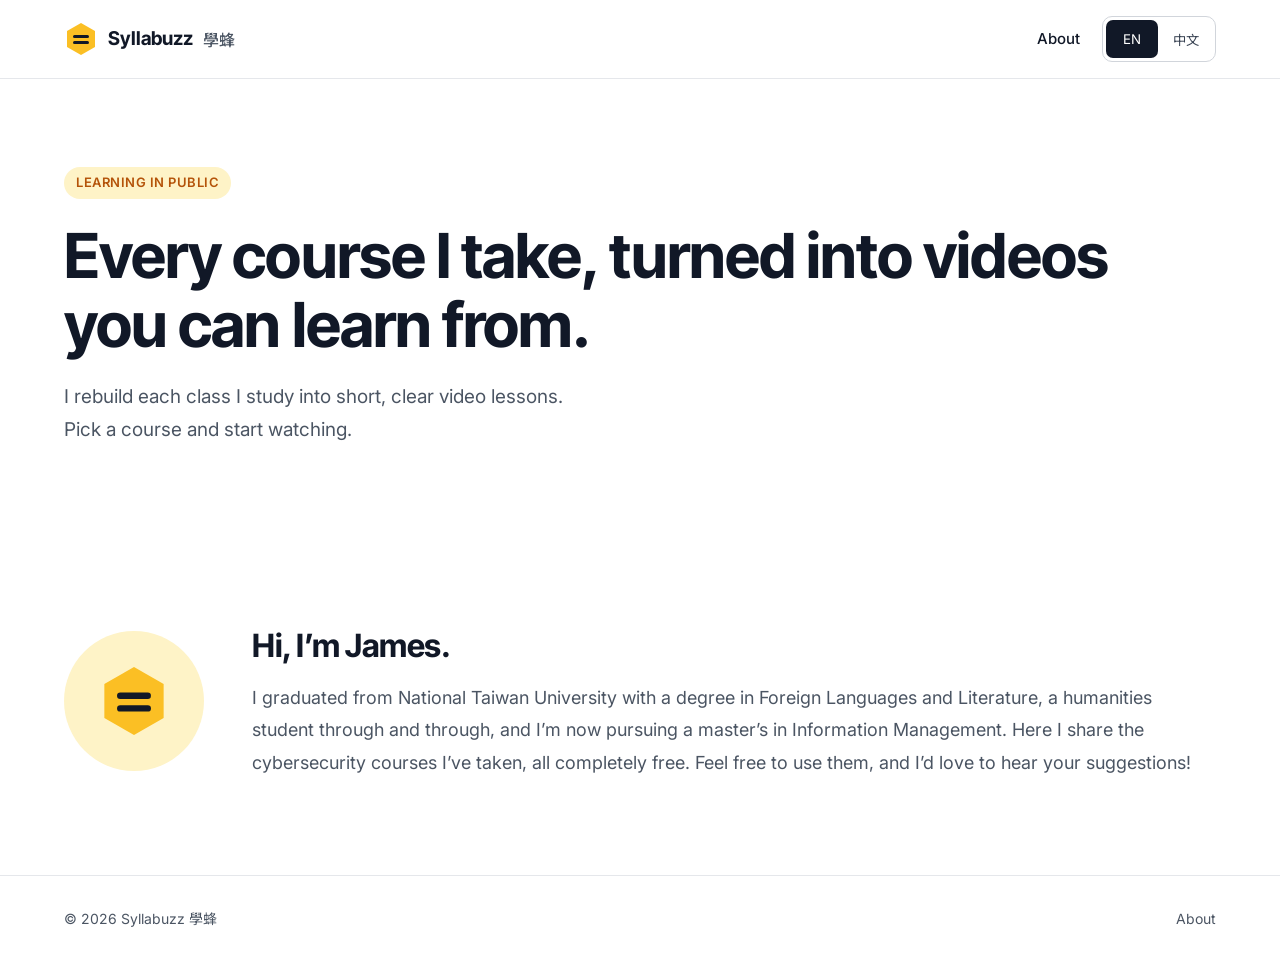
<file: index.html>
<!doctype html>
<html lang="en">
<head>
<meta charset="utf-8">
<meta name="viewport" content="width=device-width, initial-scale=1">
<title>Syllabuzz 學蜂</title>
<meta name="description" content="Courses I take, turned into short video lessons. 我修過的課，變成你看得懂的影片。">
<link rel="icon" href="assets/logo.svg" type="image/svg+xml">
<link rel="preconnect" href="https://fonts.googleapis.com">
<link rel="preconnect" href="https://fonts.gstatic.com" crossorigin>
<link href="https://fonts.googleapis.com/css2?family=Inter:wght@400;500;600&family=Inter+Tight:wght@600;700&family=Noto+Sans+TC:wght@400;500;700&display=swap" rel="stylesheet">
<link rel="stylesheet" href="assets/style.css">
<script src="assets/app.js" defer></script>
</head>
<body>

<header class="nav">
  <div class="wrap">
    <a class="brand" href="index.html"><img src="assets/logo.svg" width="34" height="34" alt="">Syllabuzz <small lang="zh-Hant">學蜂</small></a>
    <nav class="links" aria-label="Main">
      <a href="#about" data-i18n="navAbout">About</a>
      <div class="lang" role="group" aria-label="Language">
        <button type="button" data-lang="en" aria-pressed="true">EN</button>
        <button type="button" data-lang="zh" aria-pressed="false">中文</button>
      </div>
    </nav>
  </div>
</header>

<main>
  <section class="wrap hero" id="top">
    <div class="hero-text">
      <span class="tag" data-i18n="tag">Learning in public</span>
      <h1 data-i18n="heroTitle">Every course I take, turned into videos you can learn from.</h1>
      <p class="lead" data-i18n="heroBody">I rebuild each class I study into short, clear video lessons.</p>
    </div>
  </section>

  <section class="block" id="about">
    <div class="wrap about">
      <div class="avatar" aria-hidden="true"><img src="assets/logo.svg" width="72" height="72" alt=""></div>
      <div class="text">
        <h2 data-i18n="aboutTitle">Hi, I'm James.</h2>
        <p data-i18n="aboutBody"></p>
      </div>
    </div>
  </section>
</main>

<footer>
  <div class="wrap">
    <span>© <span id="year">2026</span> Syllabuzz 學蜂</span>
    <nav aria-label="Footer"><a href="#about" data-i18n="navAbout">About</a></nav>
  </div>
</footer>
</body>
</html>
</file>
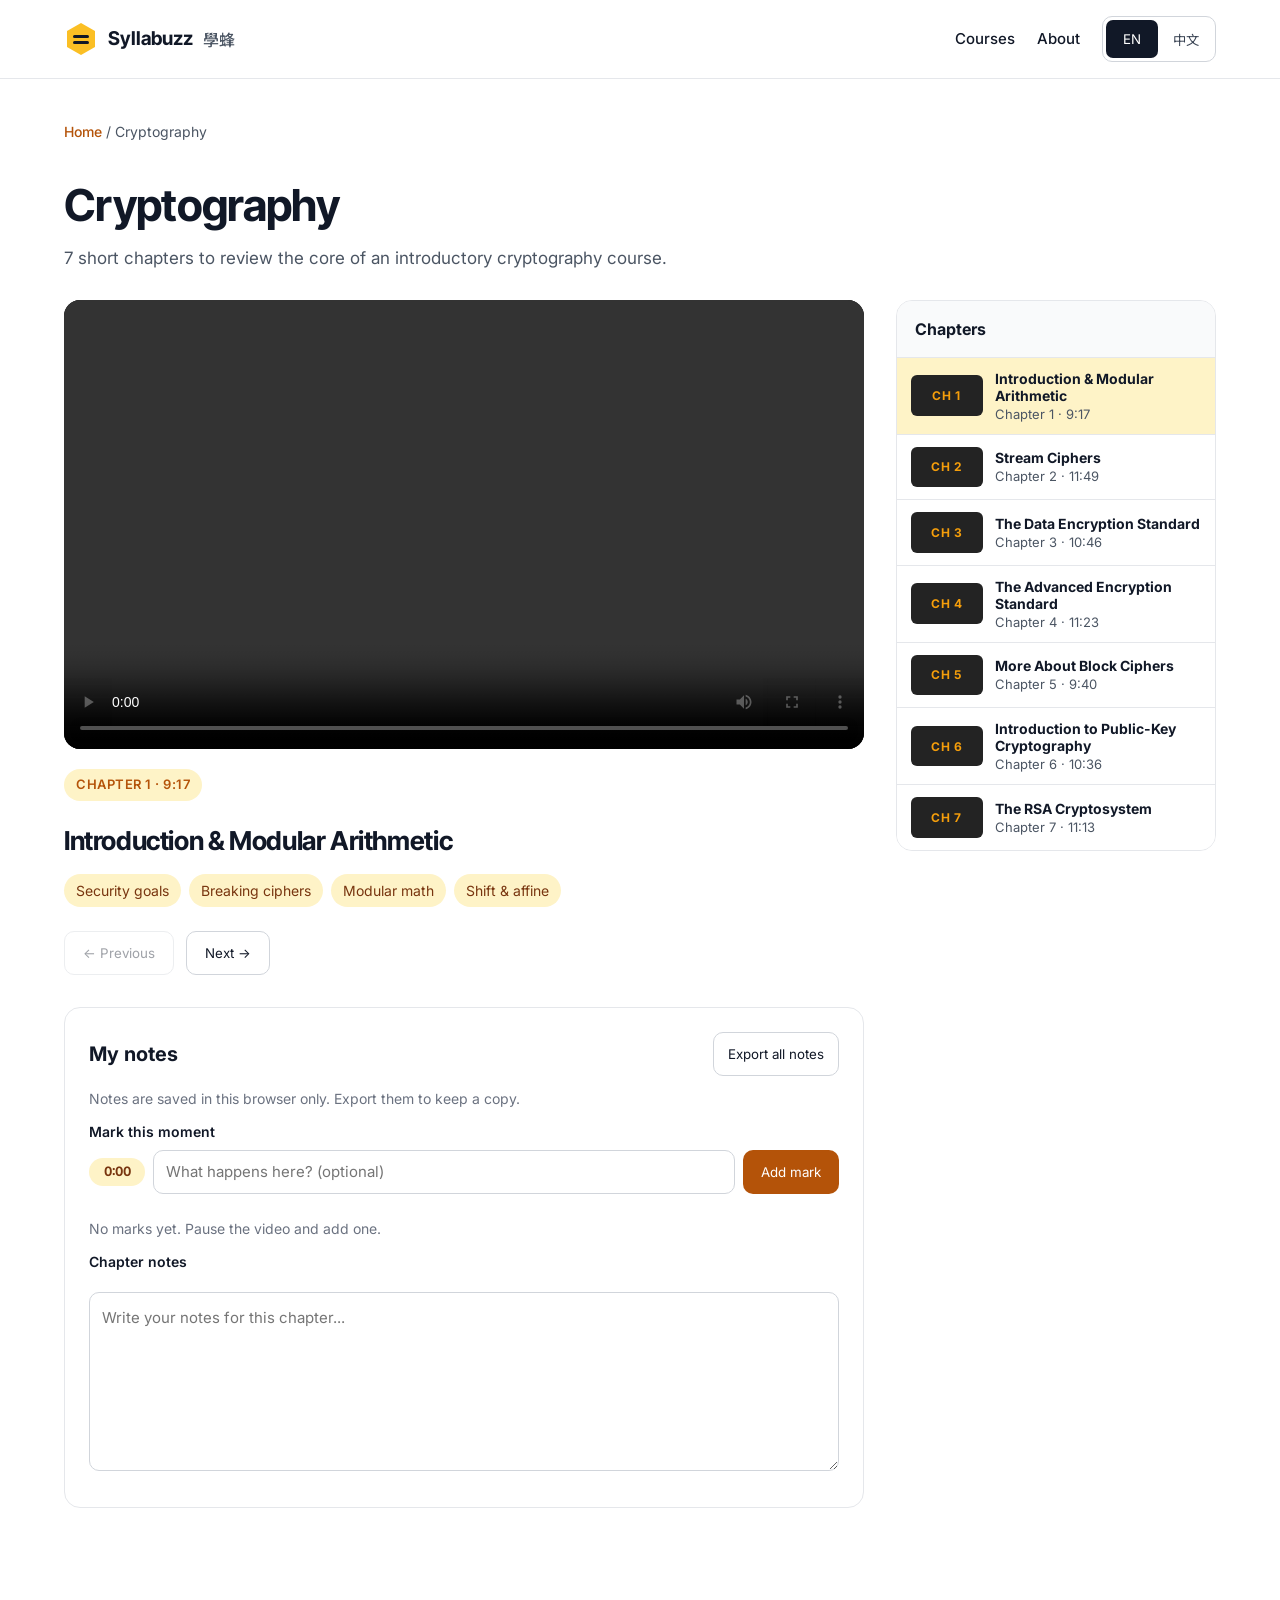
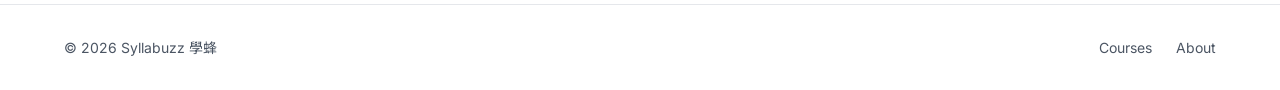
<file: cryptography.html>
<!doctype html>
<html lang="en">
<head>
<meta charset="utf-8">
<meta name="viewport" content="width=device-width, initial-scale=1">
<title>Cryptography · Syllabuzz 學蜂</title>
<link rel="icon" href="assets/logo.svg" type="image/svg+xml">
<link rel="preconnect" href="https://fonts.googleapis.com">
<link rel="preconnect" href="https://fonts.gstatic.com" crossorigin>
<link href="https://fonts.googleapis.com/css2?family=Inter:wght@400;500;600&family=Inter+Tight:wght@600;700&family=Noto+Sans+TC:wght@400;500;700&display=swap" rel="stylesheet">
<link rel="stylesheet" href="assets/style.css">
<script src="assets/app.js" defer></script>
</head>
<body data-course="cryptography">

<header class="nav">
  <div class="wrap">
    <a class="brand" href="index.html"><img src="assets/logo.svg" width="34" height="34" alt="">Syllabuzz <small lang="zh-Hant">學蜂</small></a>
    <nav class="links" aria-label="Main">
      <a href="index.html#courses" data-i18n="navCourses">Courses</a>
      <a href="index.html#about" data-i18n="navAbout">About</a>
      <div class="lang" role="group" aria-label="Language">
        <button type="button" data-lang="en" aria-pressed="true">EN</button>
        <button type="button" data-lang="zh" aria-pressed="false">中文</button>
      </div>
    </nav>
  </div>
</header>

<main class="wrap">
  <p class="crumb"><a href="index.html" data-i18n="home">Home</a> / <span id="crumb-title">Cryptography</span></p>
  <div class="course-head">
    <h1 id="course-title">Cryptography</h1>
    <p data-i18n="courseIntro"></p>
  </div>

  <div class="player-layout">
    <div class="player">
      <video id="player" controls preload="metadata" playsinline></video>
      <div class="now">
        <span class="tag" id="now-label" style="display:inline-block;margin-top:20px">Chapter 1</span>
        <h2 id="now-title"></h2>
        <ul class="topics" id="topics"></ul>
      </div>
      <div class="pager">
        <button type="button" id="prev" data-i18n="prev">← Previous</button>
        <button type="button" id="next" data-i18n="next">Next →</button>
      </div>

      <section class="notes" aria-labelledby="notes-title">
        <div class="notes-head">
          <h3 id="notes-title" data-i18n="notesTitle">My notes</h3>
          <button type="button" id="export" class="link-btn" data-i18n="export">Export all notes</button>
        </div>
        <p class="hint" data-i18n="notesHint">Notes are saved in this browser only.</p>

        <form id="mark-form" class="mark-form">
          <label for="mark-note" data-i18n="markLabel">Mark this moment</label>
          <div class="mark-row">
            <span class="time-pill" id="mark-time">0:00</span>
            <input id="mark-note" type="text" autocomplete="off" data-i18n-ph="markPh" placeholder="What happens here? (optional)">
            <button type="submit" class="btn-mark" data-i18n="addMark">Add mark</button>
          </div>
        </form>
        <ol id="marks" class="marks"></ol>
        <p id="marks-empty" class="hint" data-i18n="noMarks">No marks yet.</p>

        <label for="note-text" class="note-label" data-i18n="noteLabel">Chapter notes</label>
        <textarea id="note-text" rows="6" data-i18n-ph="notePh" placeholder="Write your notes for this chapter..."></textarea>
        <p id="saved" class="hint" aria-live="polite"></p>
      </section>
    </div>
    <aside class="playlist" aria-label="Chapters">
      <h3 data-i18n="chapters">Chapters</h3>
      <ol id="playlist"></ol>
    </aside>
  </div>
</main>

<footer>
  <div class="wrap">
    <span>© <span id="year">2026</span> Syllabuzz 學蜂</span>
    <nav aria-label="Footer"><a href="index.html#courses" data-i18n="navCourses">Courses</a><a href="index.html#about" data-i18n="navAbout">About</a></nav>
  </div>
</footer>
</body>
</html>
</file>
<file: assets/style.css>
:root{
  --ink:#111827; --muted:#4B5563; --soft:#6B7280; --line:#E5E7EB;
  --bg:#FFFFFF; --bg2:#F9FAFB; --honey:#FBBF24; --honey-bg:#FEF3C7; --accent:#B45309;
  --dark:#0F172A;
}
*{box-sizing:border-box}
html{scroll-behavior:smooth}
body{margin:0;background:var(--bg);color:var(--ink);font-family:Inter,"Noto Sans TC",system-ui,sans-serif;line-height:1.5}
a{color:inherit}
img,video{max-width:100%;display:block}
.wrap{max-width:1200px;margin:0 auto;padding:0 24px}
h1,h2,.display{font-family:"Inter Tight","Noto Sans TC",Inter,sans-serif;letter-spacing:-0.015em}

/* Nav */
.nav{border-bottom:1px solid var(--line);background:#fff;position:sticky;top:0;z-index:10}
.nav .wrap{display:flex;flex-wrap:wrap;align-items:center;justify-content:space-between;gap:16px;padding-top:16px;padding-bottom:16px}
.brand{display:flex;align-items:center;gap:10px;text-decoration:none;font-family:"Inter Tight",Inter,sans-serif;font-weight:700;font-size:19px}
.brand small{font-family:"Noto Sans TC",sans-serif;font-weight:500;font-size:16px;color:var(--muted)}
.links{display:flex;flex-wrap:wrap;align-items:center;gap:22px;font-size:15px;font-weight:500}
.links a{text-decoration:none}
.links a:hover{color:var(--accent)}
.lang{display:flex;padding:3px;border:1px solid #D1D5DB;border-radius:10px;gap:2px}
.lang button{min-height:38px;min-width:52px;padding:6px 12px;border:0;border-radius:7px;font:600 14px inherit;font-family:inherit;cursor:pointer;background:transparent;color:#374151}
.lang button[aria-pressed="true"]{background:var(--ink);color:#fff}

/* Buttons */
.btn{display:inline-flex;align-items:center;gap:8px;min-height:48px;padding:12px 22px;border-radius:12px;font-weight:600;font-size:16px;text-decoration:none;border:1px solid transparent}
.btn-primary{background:var(--accent);color:#fff}
.btn-primary:hover{background:#92400E}
.btn-ghost{border-color:#D1D5DB;color:var(--ink)}
.btn-ghost:hover{border-color:var(--ink)}

/* Hero */
.hero{display:flex;flex-wrap:wrap;align-items:center;gap:56px;padding-top:88px;padding-bottom:80px}
.hero-text{flex:1 1 460px;min-width:0;display:flex;flex-direction:column;gap:22px}
.tag{align-self:flex-start;font-size:13px;font-weight:600;letter-spacing:.04em;text-transform:uppercase;color:var(--accent);background:var(--honey-bg);padding:6px 12px;border-radius:999px}
.hero h1{margin:0;font-size:clamp(38px,5vw,62px);line-height:1.12}
.lead{margin:0;font-size:19px;line-height:1.7;color:var(--muted);max-width:540px}
.actions{display:flex;flex-wrap:wrap;gap:12px;margin-top:6px}
.hero-media{flex:1 1 420px;min-width:0}
.hero-media video{width:100%;border-radius:20px;background:#000;box-shadow:0 24px 60px rgba(15,23,42,.18)}
.caption{margin:12px 0 0;font-size:14px;color:var(--soft)}

/* Stats */
.stats{background:#FFFBEB;border-top:1px solid var(--line);border-bottom:1px solid var(--line)}
.stats .wrap{display:grid;grid-template-columns:repeat(auto-fit,minmax(180px,1fr));gap:24px;padding-top:32px;padding-bottom:32px}
.stat b{display:block;font-family:"Inter Tight","Noto Sans TC",sans-serif;font-size:32px}
.stat span{font-size:15px;color:var(--muted)}

/* Sections */
section.block{padding-top:96px;padding-bottom:96px}
.sec-head{display:flex;flex-wrap:wrap;align-items:flex-end;justify-content:space-between;gap:16px;margin-bottom:40px}
.sec-head h2{margin:0 0 10px;font-size:40px}
.sec-head p{margin:0;font-size:18px;color:var(--muted);max-width:640px;line-height:1.7}
.gray{background:var(--bg2);border-top:1px solid var(--line)}
.steps{display:grid;grid-template-columns:repeat(auto-fit,minmax(260px,1fr));gap:24px}
.step{border:1px solid var(--line);border-radius:16px;padding:30px;display:flex;flex-direction:column;gap:12px;background:#fff}
.icon{width:44px;height:44px;border-radius:12px;background:var(--honey-bg);color:var(--accent);display:flex;align-items:center;justify-content:center}
.step small{font-size:13px;font-weight:600;color:var(--soft)}
.step h3{margin:0;font-size:20px}
.step p{margin:0;color:var(--muted);line-height:1.7}

/* Course cards */
.cards{display:grid;grid-template-columns:repeat(auto-fit,minmax(300px,1fr));gap:24px}
.card{background:#fff;border:1px solid var(--line);border-radius:16px;overflow:hidden;text-decoration:none;display:flex;flex-direction:column;transition:box-shadow .15s,transform .15s}
a.card:hover{box-shadow:0 12px 30px rgba(15,23,42,.10);transform:translateY(-2px)}
.card .thumb{position:relative;aspect-ratio:16/9;background:var(--dark)}
.card .thumb img{width:100%;height:100%;object-fit:cover}
.badge{position:absolute;right:12px;bottom:12px;font-size:12px;font-weight:600;color:#fff;background:rgba(15,23,42,.8);padding:4px 8px;border-radius:6px}
.card .body{padding:22px 24px 24px;display:flex;flex-direction:column;gap:8px}
.card .subject{font-size:13px;font-weight:600;color:var(--muted)}
.card h3{margin:0;font-size:19px;line-height:1.35}
.card .meta{font-size:14px;color:var(--muted)}
.card.soon .thumb{display:flex;align-items:center;justify-content:center;background:#E5E7EB;color:var(--soft);font-weight:600}

/* About */
.about{display:flex;flex-wrap:wrap;align-items:center;gap:48px}
.avatar{flex:0 0 140px;width:140px;height:140px;border-radius:999px;background:var(--honey-bg);display:flex;align-items:center;justify-content:center}
.about div.text{flex:1 1 480px;min-width:0}
.about h2{margin:0 0 12px;font-size:32px}
.about p{margin:0;font-size:18px;line-height:1.8;color:var(--muted)}

/* Footer */
footer{border-top:1px solid var(--line)}
footer .wrap{display:flex;flex-wrap:wrap;justify-content:space-between;gap:16px;padding-top:32px;padding-bottom:32px;font-size:14px;color:var(--muted)}
footer nav{display:flex;gap:24px}
footer a{text-decoration:none}

/* Course page */
.crumb{font-size:14px;color:var(--muted);padding-top:28px}
.crumb a{text-decoration:none;color:var(--accent);font-weight:500}
.course-head{padding-top:16px;padding-bottom:28px}
.course-head h1{margin:0 0 8px;font-size:clamp(32px,4vw,44px)}
.course-head p{margin:0;color:var(--muted);font-size:17px}
.player-layout{display:flex;flex-wrap:wrap;gap:32px;align-items:flex-start;padding-bottom:96px}
.player{flex:999 1 560px;min-width:0}
.player video{width:100%;aspect-ratio:16/9;border-radius:16px;background:#000}
.now h2{margin:20px 0 6px;font-size:26px}
.topics{display:flex;flex-wrap:wrap;gap:8px;margin:14px 0 0;padding:0;list-style:none}
.topics li{font-size:14px;background:var(--honey-bg);color:#78350F;padding:6px 12px;border-radius:999px}
.pager{display:flex;flex-wrap:wrap;gap:12px;margin-top:24px}
.pager button{min-height:44px;padding:10px 18px;border-radius:10px;border:1px solid #D1D5DB;background:#fff;font:600 15px inherit;font-family:inherit;cursor:pointer;color:var(--ink)}
.pager button:disabled{opacity:.4;cursor:default}
.playlist{flex:1 1 320px;min-width:0;border:1px solid var(--line);border-radius:16px;overflow:hidden}
.playlist h3{margin:0;padding:16px 18px;font-size:16px;border-bottom:1px solid var(--line);background:var(--bg2)}
.playlist ol{list-style:none;margin:0;padding:0}
.playlist button{width:100%;display:flex;gap:12px;align-items:center;text-align:left;padding:12px 14px;border:0;border-bottom:1px solid var(--line);background:#fff;cursor:pointer;font-family:inherit;color:var(--ink)}
.playlist li:last-child button{border-bottom:0}
.playlist button:hover{background:#FFFBEB}
.playlist button[aria-current="true"]{background:var(--honey-bg)}
.playlist .t{display:flex;flex-direction:column;gap:2px;min-width:0}
.playlist .t b{font-size:14px}
.playlist .t span{font-size:13px;color:var(--muted)}

/* Text-only title cards (no image files needed) */
.title-card{display:flex;flex-direction:column;align-items:center;justify-content:center;gap:10px;text-align:center;padding:16px;background:#232323!important}
.title-card small{font-size:11px;letter-spacing:.18em;color:#F59E0B;font-weight:600}
.title-card strong{font-family:"Inter Tight","Noto Sans TC",sans-serif;font-size:34px;color:#F3F4F6}
.mini{flex:0 0 72px;width:72px;aspect-ratio:16/9;border-radius:6px;background:#232323;color:#F59E0B;font-size:12px;font-weight:700;letter-spacing:.06em;display:flex;align-items:center;justify-content:center}

/* Notes & marks */
.notes{margin-top:32px;border:1px solid var(--line);border-radius:16px;padding:24px;display:flex;flex-direction:column;gap:12px}
.notes-head{display:flex;flex-wrap:wrap;align-items:center;justify-content:space-between;gap:12px}
.notes-head h3{margin:0;font-size:20px}
.link-btn{min-height:44px;padding:8px 14px;border-radius:10px;border:1px solid #D1D5DB;background:#fff;font:600 14px inherit;font-family:inherit;color:var(--ink);cursor:pointer}
.link-btn:hover{border-color:var(--ink)}
.hint{margin:0;font-size:14px;color:var(--soft)}
.mark-form label,.note-label{font-size:14px;font-weight:600;color:var(--ink);display:block;margin-bottom:8px}
.mark-row{display:flex;flex-wrap:wrap;gap:8px;align-items:center}
.mark-row input{flex:1 1 200px;min-width:0;min-height:44px;padding:10px 12px;border:1px solid #D1D5DB;border-radius:10px;font:inherit;font-size:15px}
.btn-mark{min-height:44px;padding:10px 18px;border:0;border-radius:10px;background:var(--accent);color:#fff;font:600 15px inherit;font-family:inherit;cursor:pointer}
.btn-mark:hover{background:#92400E}
.time-pill{display:inline-flex;align-items:center;justify-content:center;min-width:56px;padding:4px 10px;border-radius:999px;background:var(--honey-bg);color:#78350F;font-size:13px;font-weight:700;font-variant-numeric:tabular-nums}
.marks{list-style:none;margin:0;padding:0;display:flex;flex-direction:column;gap:6px}
.marks li{display:flex;align-items:center;gap:4px;border:1px solid var(--line);border-radius:10px;background:#fff}
.mark-jump{flex:1;min-width:0;display:flex;align-items:center;gap:12px;min-height:44px;padding:6px 12px;border:0;background:transparent;font:inherit;font-size:15px;text-align:left;cursor:pointer;color:var(--ink);border-radius:10px}
.mark-jump:hover{background:#FFFBEB}
.mark-text{overflow:hidden;text-overflow:ellipsis;white-space:nowrap}
.mark-del{flex:0 0 44px;height:44px;border:0;background:transparent;color:var(--soft);cursor:pointer;border-radius:10px;display:flex;align-items:center;justify-content:center}
.mark-del:hover{color:#B91C1C;background:#FEF2F2}
.notes textarea{width:100%;min-height:140px;padding:12px;border:1px solid #D1D5DB;border-radius:10px;font:inherit;font-size:15px;line-height:1.7;resize:vertical}
.mark-row input:focus,.notes textarea:focus{outline:2px solid var(--honey);outline-offset:1px;border-color:var(--accent)}
</file>
